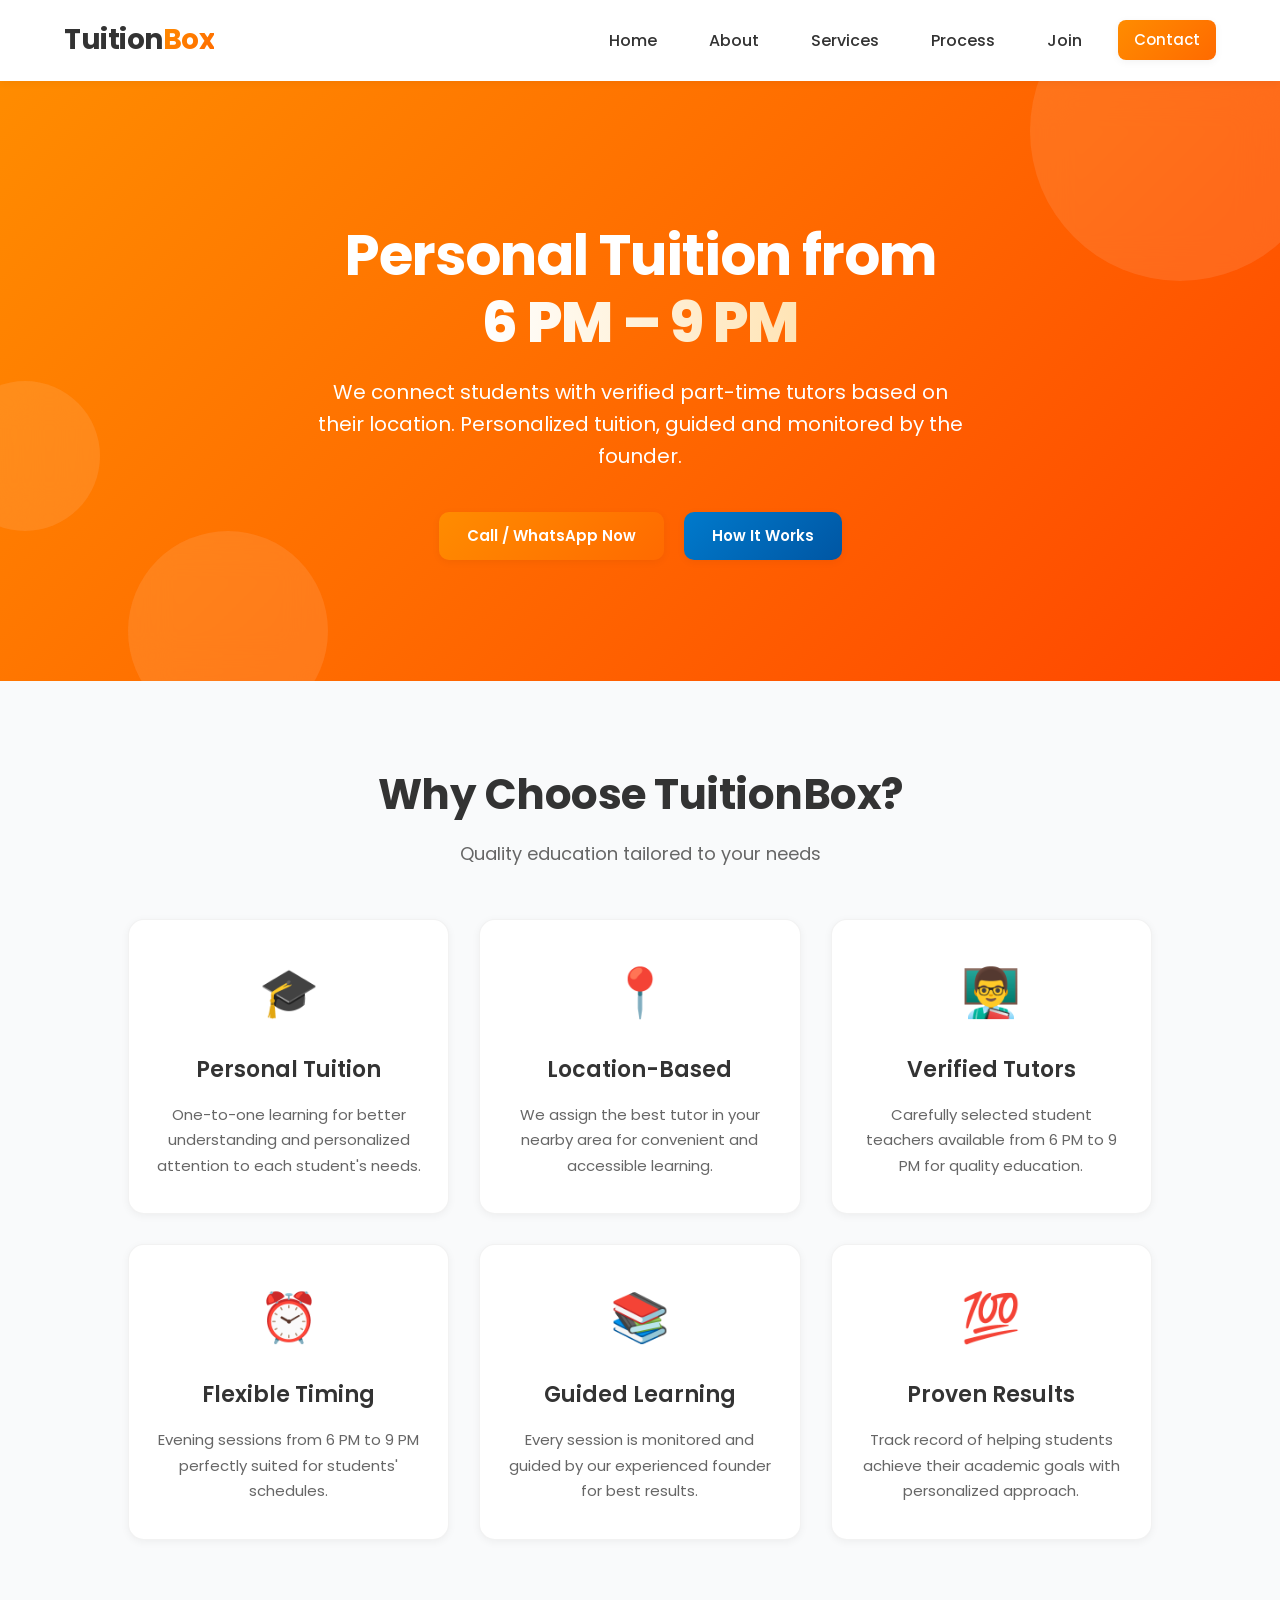
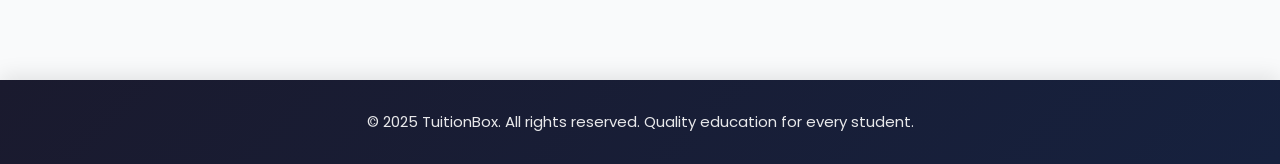
<file: index.html>
<!DOCTYPE html>
<html lang="en">

<head>
    <meta charset="UTF-8">
    <meta name="viewport" content="width=device-width, initial-scale=1.0">
    <meta name="description" content="TuitionBox - Personalized tuition from 6 PM to 9 PM with verified tutors">
    <link rel="icon" href="https://public-frontend-cos.metadl.com/mgx/img/favicon.png" type="image/png">
    <title>TuitionBox – Personalized Tuition (6 PM – 9 PM)</title>
    <link rel="preconnect" href="https://fonts.googleapis.com">
    <link rel="preconnect" href="https://fonts.gstatic.com" crossorigin>
    <link href="https://fonts.googleapis.com/css2?family=Poppins:wght@300;400;500;600;700&display=swap" rel="stylesheet">
    <link rel="stylesheet" href="css/style.css">
</head>

<body>
    <!-- Navbar -->
    <nav class="navbar" role="navigation" aria-label="Main navigation">
        <div class="logo">
            Tuition<span>Box</span>
        </div>
        <button class="menu-toggle" aria-label="Toggle menu" aria-expanded="false">
            <span></span>
            <span></span>
            <span></span>
        </button>
        <div class="nav-links">
            <a href="index.html">Home</a>
            <a href="about.html">About</a>
            <a href="services.html">Services</a>
            <a href="process.html">Process</a>
            <a href="join.html">Join</a>
            <a href="contact.html" class="btn-orange">Contact</a>
        </div>
    </nav>

    <!-- Hero Section -->
    <section class="hero" id="home">
        <div class="hero-content">
            <h1 class="fade-in">Personal Tuition from <span>6 PM – 9 PM</span></h1>
            <p class="fade-in-delay">We connect students with verified part-time tutors based on their location. Personalized tuition, guided and monitored by the founder.</p>
            <div class="hero-buttons fade-in-delay-2">
                <a href="contact.html" class="btn-orange">Call / WhatsApp Now</a>
                <a href="process.html" class="btn-blue">How It Works</a>
            </div>
        </div>
        <div class="hero-decoration">
            <div class="floating-circle circle-1"></div>
            <div class="floating-circle circle-2"></div>
            <div class="floating-circle circle-3"></div>
        </div>
    </section>

    <!-- Features Section -->
    <section class="features" id="features">
        <h2 class="section-title">Why Choose TuitionBox?</h2>
        <p class="section-subtitle">Quality education tailored to your needs</p>
        <div class="feature-cards">
            <div class="card">
                <div class="card-icon">🎓</div>
                <h3>Personal Tuition</h3>
                <p>One-to-one learning for better understanding and personalized attention to each student's needs.</p>
            </div>
            <div class="card">
                <div class="card-icon">📍</div>
                <h3>Location-Based</h3>
                <p>We assign the best tutor in your nearby area for convenient and accessible learning.</p>
            </div>
            <div class="card">
                <div class="card-icon">👨‍🏫</div>
                <h3>Verified Tutors</h3>
                <p>Carefully selected student teachers available from 6 PM to 9 PM for quality education.</p>
            </div>
            <div class="card">
                <div class="card-icon">⏰</div>
                <h3>Flexible Timing</h3>
                <p>Evening sessions from 6 PM to 9 PM perfectly suited for students' schedules.</p>
            </div>
            <div class="card">
                <div class="card-icon">📚</div>
                <h3>Guided Learning</h3>
                <p>Every session is monitored and guided by our experienced founder for best results.</p>
            </div>
            <div class="card">
                <div class="card-icon">💯</div>
                <h3>Proven Results</h3>
                <p>Track record of helping students achieve their academic goals with personalized approach.</p>
            </div>
        </div>
    </section>

    <!-- Footer -->
    <footer>
        <p>&copy; 2025 TuitionBox. All rights reserved. Quality education for every student.</p>
    </footer>

    <script src="js/main.js"></script>
</body>

</html>
</file>
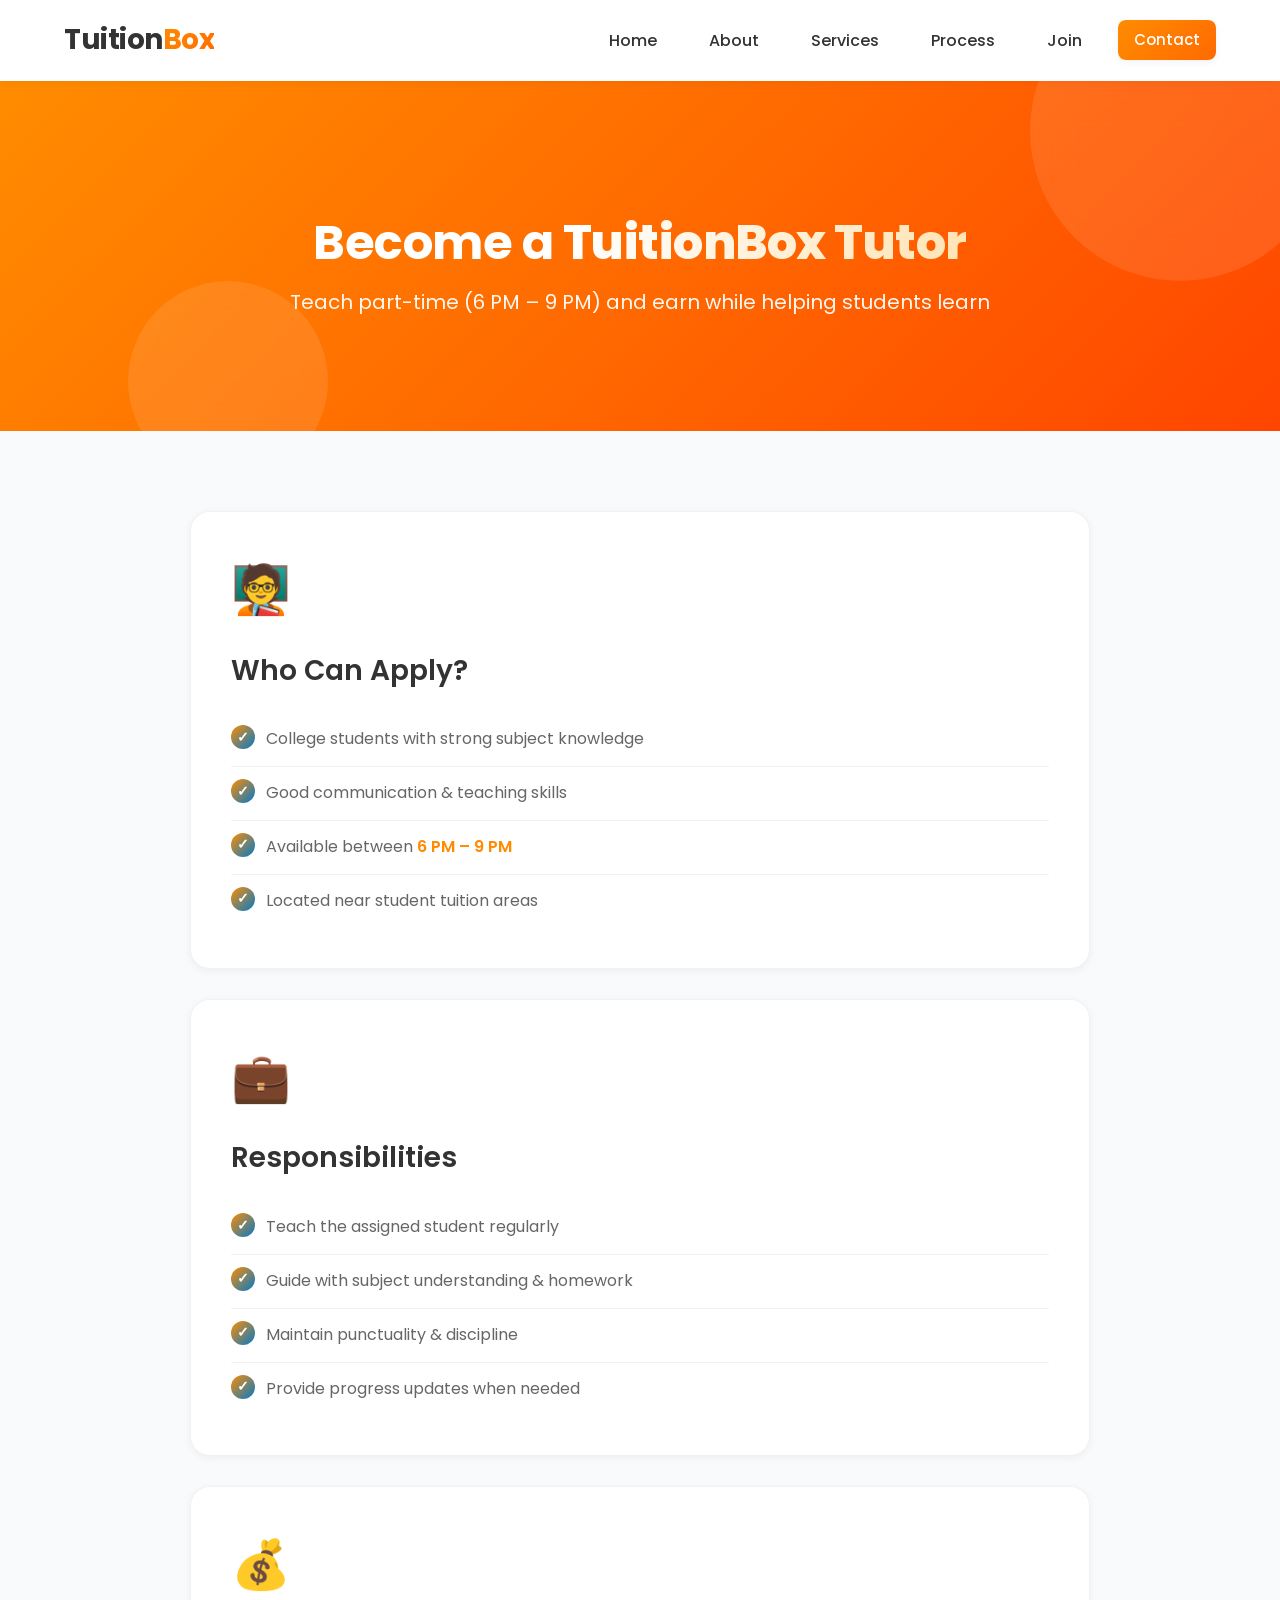
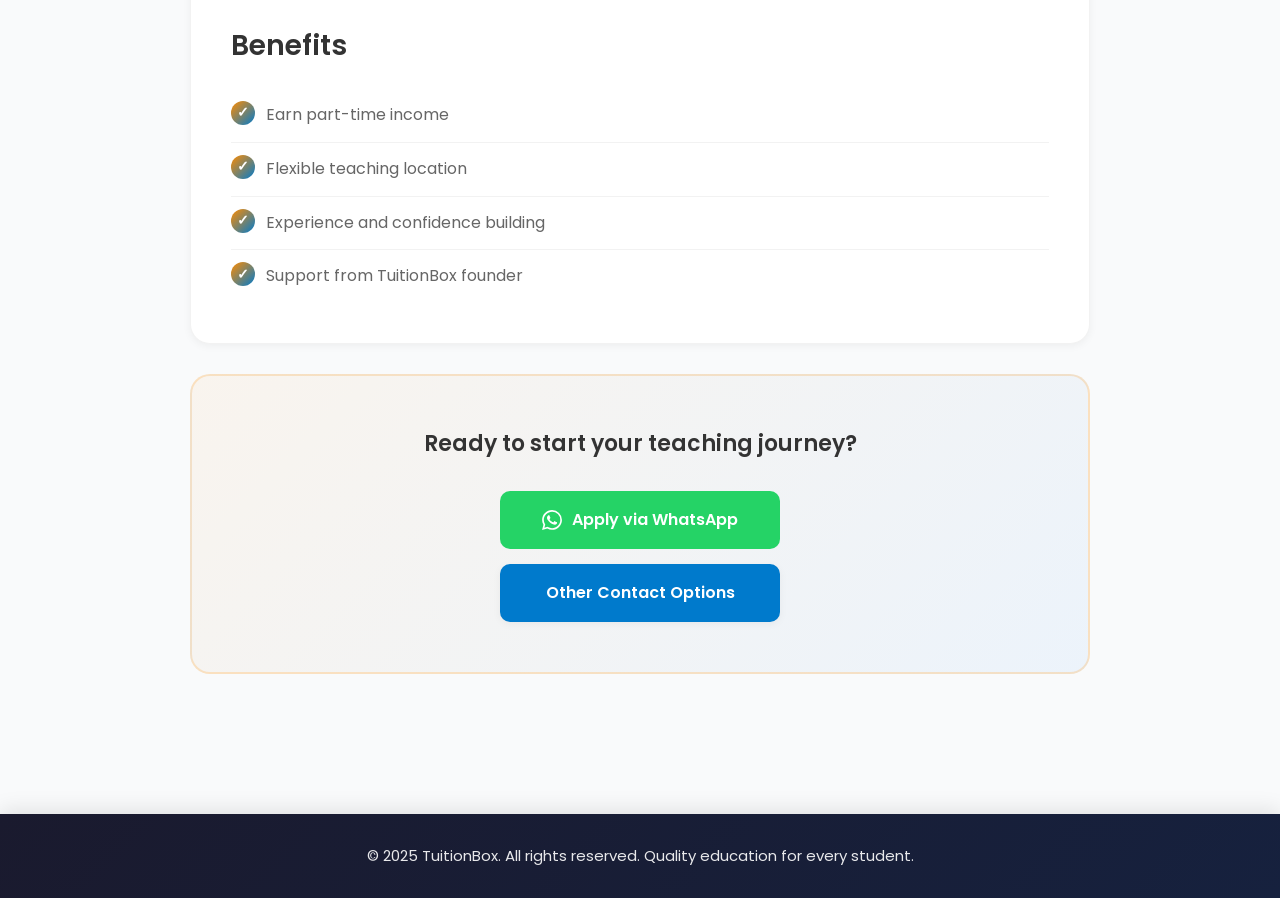
<file: join.html>
<!DOCTYPE html>
<html lang="en">

<head>
    <meta charset="UTF-8">
    <meta name="viewport" content="width=device-width, initial-scale=1.0">
    <meta name="description" content="Join TuitionBox as a tutor - Teach part-time and earn while helping students">
    <link rel="icon" href="https://public-frontend-cos.metadl.com/mgx/img/favicon.png" type="image/png">
    <title>Join as Tutor – TuitionBox</title>
    <link rel="preconnect" href="https://fonts.googleapis.com">
    <link rel="preconnect" href="https://fonts.gstatic.com" crossorigin>
    <link href="https://fonts.googleapis.com/css2?family=Poppins:wght@300;400;500;600;700&display=swap" rel="stylesheet">
    <link rel="stylesheet" href="css/style.css">
    <link rel="stylesheet" href="css/join.css">
</head>

<body>
    <!-- Navbar -->
    <nav class="navbar" role="navigation" aria-label="Main navigation">
        <div class="logo">
            Tuition<span>Box</span>
        </div>
        <button class="menu-toggle" aria-label="Toggle menu" aria-expanded="false">
            <span></span>
            <span></span>
            <span></span>
        </button>
        <div class="nav-links">
            <a href="index.html">Home</a>
            <a href="about.html">About</a>
            <a href="services.html">Services</a>
            <a href="process.html">Process</a>
            <a href="join.html">Join</a>
            <a href="contact.html" class="btn-orange">Contact</a>
        </div>
    </nav>

    <!-- Join Hero Section -->
    <section class="join-hero">
        <div class="join-hero-content fade-in">
            <h1>Become a <span>TuitionBox Tutor</span></h1>
            <p class="subtitle">Teach part-time (6 PM – 9 PM) and earn while helping students learn</p>
        </div>
        <div class="hero-decoration">
            <div class="floating-circle circle-1"></div>
            <div class="floating-circle circle-2"></div>
        </div>
    </section>

    <!-- Join Page Content -->
    <section class="join-page">
        <div class="join-box">
            <div class="join-content">
                <div class="info-card fade-in">
                    <div class="card-icon">🧑‍🏫</div>
                    <h2>Who Can Apply?</h2>
                    <ul>
                        <li>College students with strong subject knowledge</li>
                        <li>Good communication & teaching skills</li>
                        <li>Available between <strong>6 PM – 9 PM</strong></li>
                        <li>Located near student tuition areas</li>
                    </ul>
                </div>

                <div class="info-card fade-in-delay">
                    <div class="card-icon">💼</div>
                    <h2>Responsibilities</h2>
                    <ul>
                        <li>Teach the assigned student regularly</li>
                        <li>Guide with subject understanding & homework</li>
                        <li>Maintain punctuality & discipline</li>
                        <li>Provide progress updates when needed</li>
                    </ul>
                </div>

                <div class="info-card fade-in-delay-2">
                    <div class="card-icon">💰</div>
                    <h2>Benefits</h2>
                    <ul>
                        <li>Earn part-time income</li>
                        <li>Flexible teaching location</li>
                        <li>Experience and confidence building</li>
                        <li>Support from TuitionBox founder</li>
                    </ul>
                </div>

                <div class="cta-box fade-in-delay-3">
                    <p class="cta-text">Ready to start your teaching journey?</p>
                    <div class="cta-buttons">
                        <a href="https://wa.me/91XXXXXXXXXX" class="btn-whatsapp" target="_blank" rel="noopener noreferrer">
                            <svg width="20" height="20" viewBox="0 0 24 24" fill="currentColor">
                                <path d="M17.472 14.382c-.297-.149-1.758-.867-2.03-.967-.273-.099-.471-.148-.67.15-.197.297-.767.966-.94 1.164-.173.199-.347.223-.644.075-.297-.15-1.255-.463-2.39-1.475-.883-.788-1.48-1.761-1.653-2.059-.173-.297-.018-.458.13-.606.134-.133.298-.347.446-.52.149-.174.198-.298.298-.497.099-.198.05-.371-.025-.52-.075-.149-.669-1.612-.916-2.207-.242-.579-.487-.5-.669-.51-.173-.008-.371-.01-.57-.01-.198 0-.52.074-.792.372-.272.297-1.04 1.016-1.04 2.479 0 1.462 1.065 2.875 1.213 3.074.149.198 2.096 3.2 5.077 4.487.709.306 1.262.489 1.694.625.712.227 1.36.195 1.871.118.571-.085 1.758-.719 2.006-1.413.248-.694.248-1.289.173-1.413-.074-.124-.272-.198-.57-.347m-5.421 7.403h-.004a9.87 9.87 0 01-5.031-1.378l-.361-.214-3.741.982.998-3.648-.235-.374a9.86 9.86 0 01-1.51-5.26c.001-5.45 4.436-9.884 9.888-9.884 2.64 0 5.122 1.03 6.988 2.898a9.825 9.825 0 012.893 6.994c-.003 5.45-4.437 9.884-9.885 9.884m8.413-18.297A11.815 11.815 0 0012.05 0C5.495 0 .16 5.335.157 11.892c0 2.096.547 4.142 1.588 5.945L.057 24l6.305-1.654a11.882 11.882 0 005.683 1.448h.005c6.554 0 11.89-5.335 11.893-11.893a11.821 11.821 0 00-3.48-8.413Z"/>
                            </svg>
                            Apply via WhatsApp
                        </a>
                        <a href="contact.html" class="btn-blue">Other Contact Options</a>
                    </div>
                </div>
            </div>
        </div>
    </section>

    <!-- Footer -->
    <footer>
        <p>&copy; 2025 TuitionBox. All rights reserved. Quality education for every student.</p>
    </footer>

    <script src="js/main.js"></script>
</body>

</html>
</file>
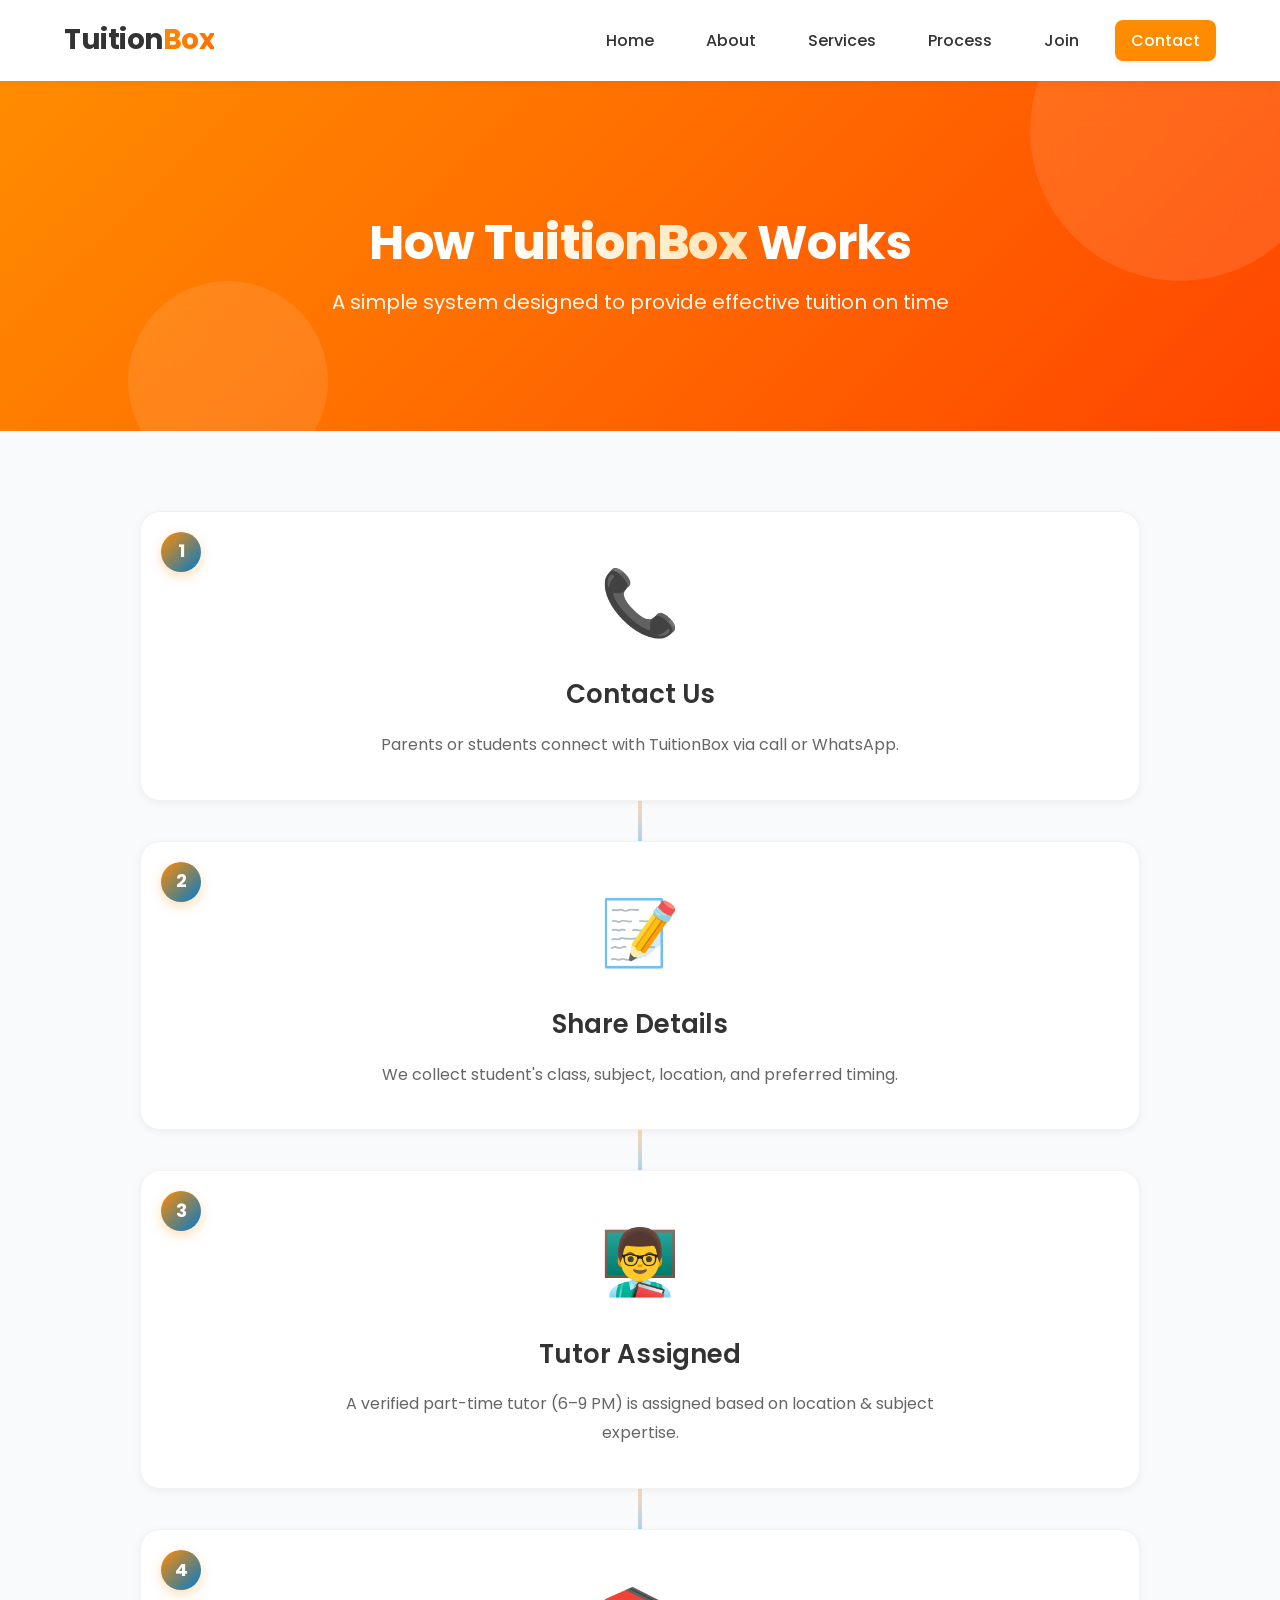
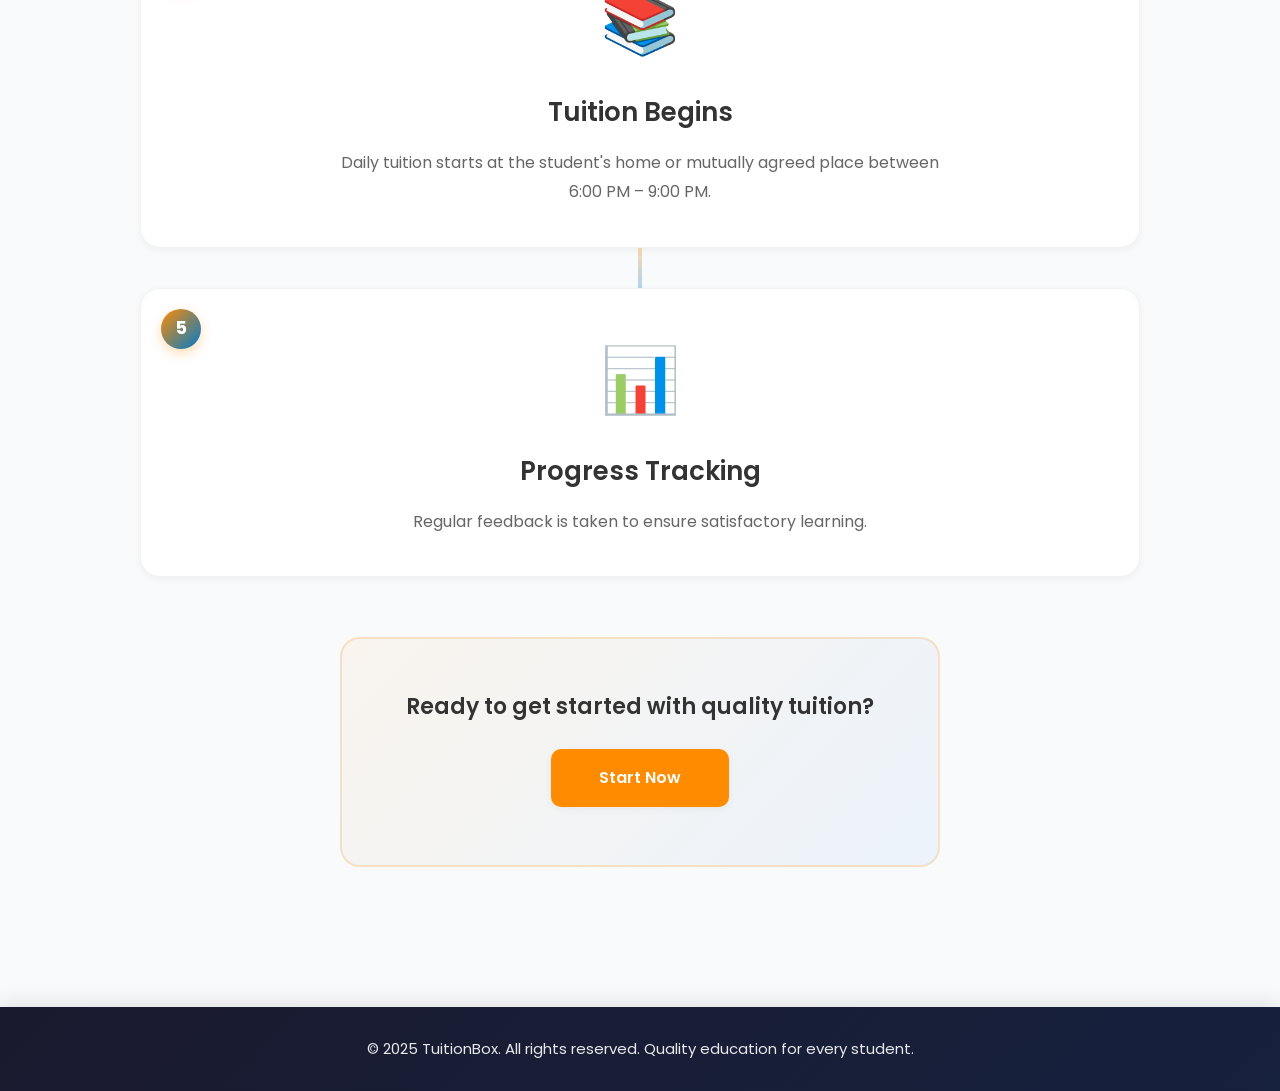
<file: process.html>
<!DOCTYPE html>
<html lang="en">

<head>
    <meta charset="UTF-8">
    <meta name="viewport" content="width=device-width, initial-scale=1.0">
    <meta name="description" content="How TuitionBox Works - Simple process to get quality tuition services">
    <link rel="icon" href="https://public-frontend-cos.metadl.com/mgx/img/favicon.png" type="image/png">
    <title>How It Works – TuitionBox</title>
    <link rel="preconnect" href="https://fonts.googleapis.com">
    <link rel="preconnect" href="https://fonts.gstatic.com" crossorigin>
    <link href="https://fonts.googleapis.com/css2?family=Poppins:wght@300;400;500;600;700&display=swap" rel="stylesheet">
    <link rel="stylesheet" href="css/style.css">
    <link rel="stylesheet" href="css/process.css">
</head>

<body>
    <!-- Navbar -->
    <nav class="navbar" role="navigation" aria-label="Main navigation">
        <div class="logo">
            Tuition<span>Box</span>
        </div>
        <button class="menu-toggle" aria-label="Toggle menu" aria-expanded="false">
            <span></span>
            <span></span>
            <span></span>
        </button>
        <div class="nav-links">
            <a href="index.html">Home</a>
            <a href="about.html">About</a>
            <a href="services.html">Services</a>
            <a href="process.html">Process</a>
            <a href="join.html">Join</a>
            <a href="contact.html" class="btn-orange">Contact</a>
        </div>
    </nav>

    <!-- Process Hero Section -->
    <section class="process-hero">
        <div class="process-hero-content fade-in">
            <h1>How <span>TuitionBox</span> Works</h1>
            <p class="subtitle">A simple system designed to provide effective tuition on time</p>
        </div>
        <div class="hero-decoration">
            <div class="floating-circle circle-1"></div>
            <div class="floating-circle circle-2"></div>
        </div>
    </section>

    <!-- Process Steps Section -->
    <section class="process-page">
        <div class="steps-container">
            <div class="step fade-in">
                <div class="step-number">1</div>
                <div class="step-icon">📞</div>
                <h3>Contact Us</h3>
                <p>Parents or students connect with TuitionBox via call or WhatsApp.</p>
            </div>

            <div class="step-connector"></div>

            <div class="step fade-in-delay">
                <div class="step-number">2</div>
                <div class="step-icon">📝</div>
                <h3>Share Details</h3>
                <p>We collect student's class, subject, location, and preferred timing.</p>
            </div>

            <div class="step-connector"></div>

            <div class="step fade-in-delay-2">
                <div class="step-number">3</div>
                <div class="step-icon">👨‍🏫</div>
                <h3>Tutor Assigned</h3>
                <p>A verified part-time tutor (6–9 PM) is assigned based on location & subject expertise.</p>
            </div>

            <div class="step-connector"></div>

            <div class="step fade-in-delay-3">
                <div class="step-number">4</div>
                <div class="step-icon">📚</div>
                <h3>Tuition Begins</h3>
                <p>Daily tuition starts at the student's home or mutually agreed place between 6:00 PM – 9:00 PM.</p>
            </div>

            <div class="step-connector"></div>

            <div class="step fade-in-delay-4">
                <div class="step-number">5</div>
                <div class="step-icon">📊</div>
                <h3>Progress Tracking</h3>
                <p>Regular feedback is taken to ensure satisfactory learning.</p>
            </div>
        </div>

        <div class="cta-box fade-in-delay-4">
            <p class="cta-text">Ready to get started with quality tuition?</p>
            <a href="contact.html" class="btn-orange">Start Now</a>
        </div>
    </section>

    <!-- Footer -->
    <footer>
        <p>&copy; 2025 TuitionBox. All rights reserved. Quality education for every student.</p>
    </footer>

    <script src="js/main.js"></script>
</body>

</html>
</file>
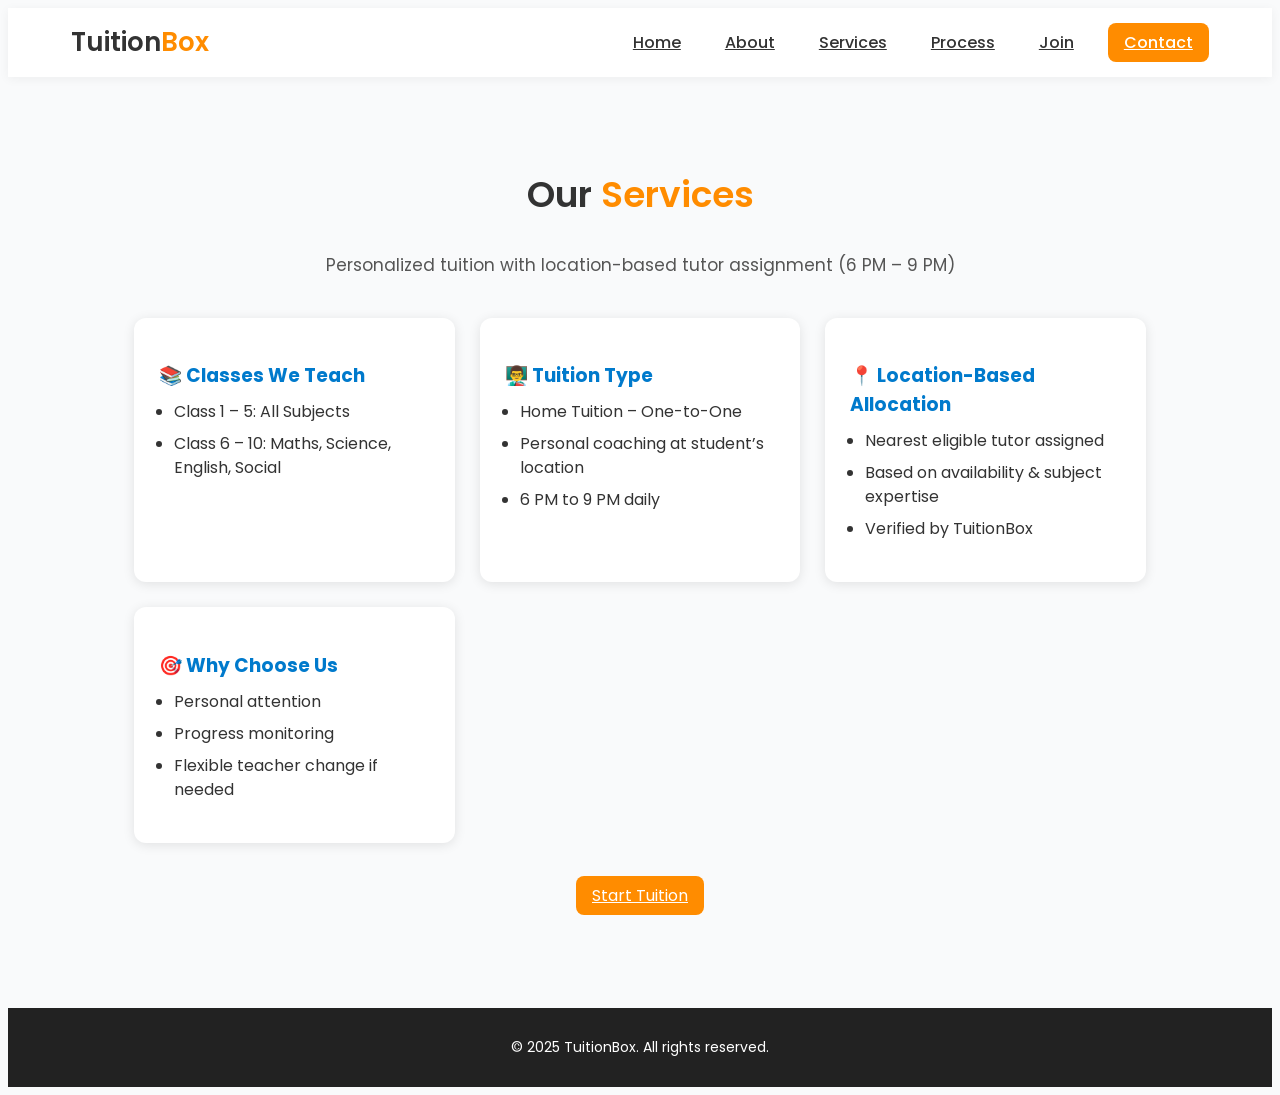
<file: services.html>
<!DOCTYPE html>
<html lang="en">
<head>
    <meta charset="UTF-8">
    <meta name="viewport" content="width=device-width, initial-scale=1.0">
    <title>Services – TuitionBox</title>
    
    <!-- Page CSS -->
    <link rel="stylesheet" href="css/services.css">

    <!-- Google Font -->
    <link href="https://fonts.googleapis.com/css2?family=Poppins:wght@300;400;500;600&display=swap" rel="stylesheet">
</head>

<body>

    <!-- Navbar (same as other pages) -->
    <header class="navbar">
        <div class="logo">Tuition<span>Box</span></div>
        <nav>
            <a href="index.html">Home</a>
            <a href="about.html">About</a>
            <a href="services.html">Services</a>
            <a href="process.html">Process</a>
            <a href="join.html">Join</a>
            <a href="contact.html" class="btn-orange">Contact</a>
        </nav>
    </header>

    <!-- Services Section -->
    <section class="services-page">
        <h1>Our <span>Services</span></h1>
        <p class="subtitle">Personalized tuition with location-based tutor assignment (6 PM – 9 PM)</p>

        <div class="service-cards">
            <div class="s-card">
                <h3>📚 Classes We Teach</h3>
                <ul>
                    <li>Class 1 – 5: All Subjects</li>
                    <li>Class 6 – 10: Maths, Science, English, Social</li>
                </ul>
            </div>

            <div class="s-card">
                <h3>👨‍🏫 Tuition Type</h3>
                <ul>
                    <li>Home Tuition – One-to-One</li>
                    <li>Personal coaching at student’s location</li>
                    <li>6 PM to 9 PM daily</li>
                </ul>
            </div>

            <div class="s-card">
                <h3>📍 Location-Based Allocation</h3>
                <ul>
                    <li>Nearest eligible tutor assigned</li>
                    <li>Based on availability & subject expertise</li>
                    <li>Verified by TuitionBox</li>
                </ul>
            </div>

            <div class="s-card">
                <h3>🎯 Why Choose Us</h3>
                <ul>
                    <li>Personal attention</li>
                    <li>Progress monitoring</li>
                    <li>Flexible teacher change if needed</li>
                </ul>
            </div>
        </div>

        <div class="cta-box">
            <a href="contact.html" class="btn-orange">Start Tuition</a>
        </div>
    </section>

    <!-- Footer -->
    <footer>
        <p>© 2025 TuitionBox. All rights reserved.</p>
    </footer>

</body>
</html>
</file>
<file: css/style.css>
/* ==================== RESET & BASE STYLES ==================== */
* {
    margin: 0;
    padding: 0;
    box-sizing: border-box;
}

:root {
    --primary-orange: #FF8C00;
    --primary-orange-hover: #FF7700;
    --primary-blue: #007ACC;
    --primary-blue-hover: #0061A8;
    --dark-bg: #1a1a2e;
    --light-bg: #F9FAFB;
    --card-bg: #ffffff;
    --text-dark: #333;
    --text-light: #666;
    --shadow-sm: 0 2px 8px rgba(0,0,0,0.05);
    --shadow-md: 0 4px 16px rgba(0,0,0,0.1);
    --shadow-lg: 0 8px 32px rgba(0,0,0,0.15);
    --transition: all 0.3s cubic-bezier(0.4, 0, 0.2, 1);
}

html {
    scroll-behavior: smooth;
}

body {
    font-family: 'Poppins', sans-serif;
    background: var(--light-bg);
    color: var(--text-dark);
    line-height: 1.6;
    overflow-x: hidden;
}

a {
    text-decoration: none;
    transition: var(--transition);
}

img {
    max-width: 100%;
    height: auto;
    display: block;
}

/* ==================== NAVBAR ==================== */
.navbar {
    display: flex;
    justify-content: space-between;
    align-items: center;
    padding: 18px 5%;
    background: rgba(255, 255, 255, 0.95);
    backdrop-filter: blur(10px);
    box-shadow: var(--shadow-sm);
    position: sticky;
    top: 0;
    z-index: 1000;
    transition: var(--transition);
}

.navbar:hover {
    box-shadow: var(--shadow-md);
}

.logo {
    font-size: 28px;
    font-weight: 700;
    color: var(--text-dark);
    letter-spacing: -0.5px;
}

.logo span {
    color: var(--primary-orange);
    background: linear-gradient(135deg, var(--primary-orange), #FF6A00);
    -webkit-background-clip: text;
    -webkit-text-fill-color: transparent;
    background-clip: text;
}

.nav-links {
    display: flex;
    align-items: center;
    gap: 8px;
}

.nav-links a {
    margin-left: 12px;
    font-weight: 500;
    color: var(--text-dark);
    padding: 8px 16px;
    border-radius: 8px;
    position: relative;
    overflow: hidden;
}

.nav-links a:not(.btn-orange)::before {
    content: '';
    position: absolute;
    bottom: 0;
    left: 50%;
    width: 0;
    height: 2px;
    background: var(--primary-orange);
    transition: var(--transition);
    transform: translateX(-50%);
}

.nav-links a:not(.btn-orange):hover::before {
    width: 80%;
}

.nav-links a:not(.btn-orange):hover {
    color: var(--primary-orange);
}

/* Menu Toggle Button */
.menu-toggle {
    display: none;
    flex-direction: column;
    gap: 5px;
    background: none;
    border: none;
    cursor: pointer;
    padding: 8px;
    z-index: 1001;
}

.menu-toggle span {
    width: 28px;
    height: 3px;
    background: var(--text-dark);
    border-radius: 3px;
    transition: var(--transition);
}

.menu-toggle.active span:nth-child(1) {
    transform: rotate(45deg) translate(8px, 8px);
}

.menu-toggle.active span:nth-child(2) {
    opacity: 0;
}

.menu-toggle.active span:nth-child(3) {
    transform: rotate(-45deg) translate(7px, -7px);
}

/* ==================== BUTTONS ==================== */
.btn-orange,
.btn-blue {
    padding: 12px 28px;
    border-radius: 10px;
    display: inline-block;
    font-weight: 600;
    font-size: 15px;
    position: relative;
    overflow: hidden;
    z-index: 1;
    box-shadow: var(--shadow-sm);
    transition: var(--transition);
}

.btn-orange::before,
.btn-blue::before {
    content: '';
    position: absolute;
    top: 0;
    left: 0;
    width: 0;
    height: 100%;
    background: rgba(255, 255, 255, 0.2);
    transition: var(--transition);
    z-index: -1;
}

.btn-orange:hover::before,
.btn-blue:hover::before {
    width: 100%;
}

.btn-orange {
    background: linear-gradient(135deg, var(--primary-orange), #FF6A00);
    color: #fff !important;
}

.btn-orange:hover {
    transform: translateY(-2px);
    box-shadow: 0 6px 20px rgba(255, 140, 0, 0.4);
}

.btn-blue {
    background: linear-gradient(135deg, var(--primary-blue), #0056A3);
    color: #fff !important;
}

.btn-blue:hover {
    transform: translateY(-2px);
    box-shadow: 0 6px 20px rgba(0, 122, 204, 0.4);
}

/* ==================== HERO SECTION ==================== */
.hero {
    background: linear-gradient(135deg, #FF8C00 0%, #FF6A00 50%, #FF4500 100%);
    padding: 140px 10% 120px;
    color: white;
    text-align: center;
    position: relative;
    overflow: hidden;
    min-height: 600px;
    display: flex;
    align-items: center;
    justify-content: center;
}

.hero-content {
    position: relative;
    z-index: 2;
    max-width: 800px;
}

.hero h1 {
    font-size: 56px;
    font-weight: 700;
    margin-bottom: 20px;
    line-height: 1.2;
    letter-spacing: -1px;
}

.hero h1 span {
    font-weight: 800;
    background: linear-gradient(to right, #fff, #FFE4B5);
    -webkit-background-clip: text;
    -webkit-text-fill-color: transparent;
    background-clip: text;
    display: inline-block;
    animation: shimmer 3s infinite;
}

@keyframes shimmer {
    0%, 100% { opacity: 1; }
    50% { opacity: 0.8; }
}

.hero p {
    font-size: 20px;
    max-width: 650px;
    margin: 20px auto;
    opacity: 0.95;
    font-weight: 400;
}

.hero-buttons {
    margin-top: 40px;
    display: flex;
    justify-content: center;
    gap: 20px;
    flex-wrap: wrap;
}

/* Floating Decorations */
.hero-decoration {
    position: absolute;
    top: 0;
    left: 0;
    width: 100%;
    height: 100%;
    pointer-events: none;
    z-index: 1;
}

.floating-circle {
    position: absolute;
    border-radius: 50%;
    background: rgba(255, 255, 255, 0.1);
    backdrop-filter: blur(20px);
    animation: float 6s ease-in-out infinite;
}

.circle-1 {
    width: 300px;
    height: 300px;
    top: -100px;
    right: -50px;
    animation-delay: 0s;
}

.circle-2 {
    width: 200px;
    height: 200px;
    bottom: -50px;
    left: 10%;
    animation-delay: 2s;
}

.circle-3 {
    width: 150px;
    height: 150px;
    top: 50%;
    left: -50px;
    animation-delay: 4s;
}

@keyframes float {
    0%, 100% {
        transform: translateY(0) rotate(0deg);
    }
    50% {
        transform: translateY(-30px) rotate(180deg);
    }
}

/* Fade In Animations */
.fade-in {
    animation: fadeIn 0.8s ease-out;
}

.fade-in-delay {
    animation: fadeIn 0.8s ease-out 0.3s both;
}

.fade-in-delay-2 {
    animation: fadeIn 0.8s ease-out 0.6s both;
}

@keyframes fadeIn {
    from {
        opacity: 0;
        transform: translateY(30px);
    }
    to {
        opacity: 1;
        transform: translateY(0);
    }
}

/* ==================== FEATURES SECTION ==================== */
.features {
    padding: 80px 10%;
    text-align: center;
    background: var(--light-bg);
}

.section-title {
    font-size: 42px;
    font-weight: 700;
    color: var(--text-dark);
    margin-bottom: 12px;
    letter-spacing: -0.5px;
}

.section-subtitle {
    font-size: 18px;
    color: var(--text-light);
    margin-bottom: 50px;
}

.feature-cards {
    display: grid;
    grid-template-columns: repeat(auto-fit, minmax(280px, 1fr));
    gap: 30px;
    margin-top: 50px;
}

.card {
    background: var(--card-bg);
    padding: 35px 25px;
    border-radius: 16px;
    box-shadow: var(--shadow-sm);
    transition: var(--transition);
    position: relative;
    overflow: hidden;
    border: 1px solid rgba(0, 0, 0, 0.05);
}

.card::before {
    content: '';
    position: absolute;
    top: 0;
    left: 0;
    width: 100%;
    height: 4px;
    background: linear-gradient(90deg, var(--primary-orange), var(--primary-blue));
    transform: scaleX(0);
    transition: var(--transition);
}

.card:hover::before {
    transform: scaleX(1);
}

.card:hover {
    transform: translateY(-8px) scale(1.02);
    box-shadow: var(--shadow-lg);
}

.card-icon {
    font-size: 48px;
    margin-bottom: 20px;
    display: inline-block;
    transition: var(--transition);
}

.card:hover .card-icon {
    transform: scale(1.2) rotate(5deg);
}

.card h3 {
    margin-bottom: 15px;
    font-size: 22px;
    font-weight: 600;
    color: var(--text-dark);
}

.card p {
    color: var(--text-light);
    font-size: 15px;
    line-height: 1.7;
}

/* ==================== FOOTER ==================== */
footer {
    background: linear-gradient(135deg, #1a1a2e, #16213e);
    color: white;
    padding: 30px 20px;
    text-align: center;
    margin-top: 60px;
    font-size: 15px;
    box-shadow: 0 -4px 20px rgba(0, 0, 0, 0.1);
}

footer p {
    opacity: 0.9;
}

/* ==================== RESPONSIVE DESIGN ==================== */
@media (max-width: 968px) {
    .navbar {
        padding: 15px 5%;
    }

    .hero h1 {
        font-size: 42px;
    }

    .hero p {
        font-size: 18px;
    }

    .section-title {
        font-size: 36px;
    }

    .feature-cards {
        grid-template-columns: repeat(auto-fit, minmax(250px, 1fr));
        gap: 25px;
    }
}

@media (max-width: 768px) {
    .menu-toggle {
        display: flex;
    }

    .nav-links {
        position: fixed;
        top: 70px;
        left: 0;
        width: 100%;
        background: rgba(255, 255, 255, 0.98);
        backdrop-filter: blur(10px);
        flex-direction: column;
        padding: 30px 0;
        box-shadow: var(--shadow-md);
        transform: translateX(-100%);
        transition: var(--transition);
        gap: 0;
    }

    .nav-links.active {
        transform: translateX(0);
    }

    .nav-links a {
        display: block;
        margin: 0;
        padding: 15px 30px;
        width: 100%;
        text-align: center;
        border-bottom: 1px solid rgba(0, 0, 0, 0.05);
    }

    .nav-links a.btn-orange {
        margin-top: 15px;
        width: calc(100% - 60px);
        margin-left: 30px;
        margin-right: 30px;
    }

    .hero {
        padding: 100px 5% 80px;
        min-height: 500px;
    }

    .hero h1 {
        font-size: 36px;
    }

    .hero p {
        font-size: 16px;
    }

    .hero-buttons {
        flex-direction: column;
        gap: 15px;
    }

    .hero-buttons a {
        width: 100%;
        max-width: 300px;
    }

    .features {
        padding: 60px 5%;
    }

    .section-title {
        font-size: 32px;
    }

    .feature-cards {
        grid-template-columns: 1fr;
        gap: 20px;
    }

    .floating-circle {
        display: none;
    }
}

@media (max-width: 480px) {
    .logo {
        font-size: 24px;
    }

    .hero h1 {
        font-size: 28px;
    }

    .hero p {
        font-size: 15px;
    }

    .section-title {
        font-size: 28px;
    }

    .btn-orange,
    .btn-blue {
        padding: 10px 24px;
        font-size: 14px;
    }
}

/* ==================== ACCESSIBILITY ==================== */
@media (prefers-reduced-motion: reduce) {
    *,
    *::before,
    *::after {
        animation-duration: 0.01ms !important;
        animation-iteration-count: 1 !important;
        transition-duration: 0.01ms !important;
    }
}

/* Focus styles for keyboard navigation */
a:focus-visible,
button:focus-visible {
    outline: 3px solid var(--primary-orange);
    outline-offset: 2px;
}
</file>
<file: css/join.css>
/* ==================== JOIN PAGE SPECIFIC STYLES ==================== */

/* Join Hero Section */
.join-hero {
    background: linear-gradient(135deg, #FF8C00 0%, #FF6A00 50%, #FF4500 100%);
    padding: 100px 10% 80px;
    color: white;
    text-align: center;
    position: relative;
    overflow: hidden;
    min-height: 350px;
    display: flex;
    align-items: center;
    justify-content: center;
}

.join-hero-content {
    position: relative;
    z-index: 2;
    max-width: 900px;
}

.join-hero h1 {
    font-size: 48px;
    font-weight: 700;
    margin-bottom: 15px;
    line-height: 1.2;
    letter-spacing: -0.5px;
}

.join-hero h1 span {
    font-weight: 800;
    background: linear-gradient(to right, #fff, #FFE4B5);
    -webkit-background-clip: text;
    -webkit-text-fill-color: transparent;
    background-clip: text;
}

.join-hero .subtitle {
    font-size: 20px;
    opacity: 0.95;
    font-weight: 400;
    margin-top: 10px;
}

/* Join Page Content */
.join-page {
    padding: 80px 10%;
    background: var(--light-bg);
}

.join-box {
    max-width: 900px;
    margin: 0 auto;
}

.join-content {
    display: flex;
    flex-direction: column;
    gap: 30px;
}

/* Info Cards */
.info-card {
    background: white;
    padding: 40px;
    border-radius: 20px;
    box-shadow: var(--shadow-sm);
    transition: var(--transition);
    border: 1px solid rgba(0, 0, 0, 0.05);
    position: relative;
    overflow: hidden;
}

.info-card::before {
    content: '';
    position: absolute;
    top: 0;
    left: 0;
    width: 100%;
    height: 4px;
    background: linear-gradient(90deg, var(--primary-orange), var(--primary-blue));
    transform: scaleX(0);
    transition: var(--transition);
}

.info-card:hover::before {
    transform: scaleX(1);
}

.info-card:hover {
    transform: translateY(-5px);
    box-shadow: var(--shadow-lg);
}

.info-card .card-icon {
    font-size: 48px;
    margin-bottom: 20px;
    display: inline-block;
    transition: var(--transition);
}

.info-card:hover .card-icon {
    transform: scale(1.15) rotate(5deg);
}

.info-card h2 {
    font-size: 28px;
    font-weight: 600;
    color: var(--text-dark);
    margin-bottom: 20px;
}

.info-card ul {
    list-style: none;
    padding: 0;
    margin: 0;
}

.info-card ul li {
    color: var(--text-light);
    font-size: 16px;
    line-height: 1.8;
    padding: 12px 0 12px 35px;
    position: relative;
    border-bottom: 1px solid rgba(0, 0, 0, 0.05);
}

.info-card ul li:last-child {
    border-bottom: none;
}

.info-card ul li::before {
    content: '✓';
    position: absolute;
    left: 0;
    top: 12px;
    width: 24px;
    height: 24px;
    background: linear-gradient(135deg, var(--primary-orange), var(--primary-blue));
    color: white;
    border-radius: 50%;
    display: flex;
    align-items: center;
    justify-content: center;
    font-size: 14px;
    font-weight: bold;
}

.info-card ul li strong {
    color: var(--primary-orange);
    font-weight: 600;
}

/* CTA Box */
.cta-box {
    background: linear-gradient(135deg, rgba(255, 140, 0, 0.05) 0%, rgba(0, 123, 255, 0.05) 100%);
    padding: 50px 40px;
    border-radius: 20px;
    text-align: center;
    border: 2px solid rgba(255, 140, 0, 0.2);
}

.cta-text {
    font-size: 22px;
    font-weight: 600;
    color: var(--text-dark);
    margin-bottom: 30px;
}

.cta-buttons {
    display: flex;
    flex-direction: column;
    gap: 15px;
    align-items: center;
}

.btn-whatsapp {
    display: inline-flex;
    align-items: center;
    justify-content: center;
    gap: 10px;
    padding: 16px 40px;
    background: #25D366;
    color: white;
    text-decoration: none;
    border-radius: 10px;
    font-weight: 600;
    font-size: 16px;
    transition: var(--transition);
    min-width: 280px;
}

.btn-whatsapp:hover {
    background: #20BA5A;
    transform: translateY(-3px);
    box-shadow: 0 6px 20px rgba(37, 211, 102, 0.4);
}

.btn-blue {
    display: inline-block;
    padding: 16px 40px;
    background: var(--primary-blue);
    color: white;
    text-decoration: none;
    border-radius: 10px;
    font-weight: 600;
    font-size: 16px;
    transition: var(--transition);
    min-width: 280px;
}

.btn-blue:hover {
    background: #0056b3;
    transform: translateY(-3px);
    box-shadow: 0 6px 20px rgba(0, 123, 255, 0.4);
}

/* ==================== RESPONSIVE DESIGN ==================== */
@media (max-width: 768px) {
    .join-hero {
        padding: 80px 5% 60px;
        min-height: 300px;
    }

    .join-hero h1 {
        font-size: 36px;
    }

    .join-hero .subtitle {
        font-size: 18px;
    }

    .join-page {
        padding: 60px 5%;
    }

    .info-card {
        padding: 30px 25px;
    }

    .info-card h2 {
        font-size: 24px;
    }

    .info-card .card-icon {
        font-size: 42px;
    }

    .info-card ul li {
        font-size: 15px;
        padding: 10px 0 10px 32px;
    }

    .cta-box {
        padding: 40px 30px;
    }

    .cta-text {
        font-size: 20px;
    }

    .btn-whatsapp,
    .btn-blue {
        min-width: 100%;
        padding: 14px 30px;
    }
}

@media (max-width: 480px) {
    .join-hero h1 {
        font-size: 28px;
    }

    .join-hero .subtitle {
        font-size: 16px;
    }

    .info-card {
        padding: 25px 20px;
    }

    .info-card h2 {
        font-size: 22px;
    }

    .info-card .card-icon {
        font-size: 38px;
    }

    .info-card ul li {
        font-size: 14px;
        padding: 8px 0 8px 30px;
    }

    .info-card ul li::before {
        width: 20px;
        height: 20px;
        font-size: 12px;
    }

    .cta-box {
        padding: 35px 25px;
    }

    .cta-text {
        font-size: 18px;
    }

    .btn-whatsapp,
    .btn-blue {
        padding: 12px 24px;
        font-size: 15px;
    }
}

/* ==================== ANIMATIONS ==================== */
.fade-in {
    animation: fadeIn 0.8s ease-out;
}

.fade-in-delay {
    animation: fadeIn 0.8s ease-out 0.2s both;
}

.fade-in-delay-2 {
    animation: fadeIn 0.8s ease-out 0.4s both;
}

.fade-in-delay-3 {
    animation: fadeIn 0.8s ease-out 0.6s both;
}

@keyframes fadeIn {
    from {
        opacity: 0;
        transform: translateY(30px);
    }
    to {
        opacity: 1;
        transform: translateY(0);
    }
}

/* ==================== ACCESSIBILITY ==================== */
@media (prefers-reduced-motion: reduce) {
    .info-card,
    .btn-whatsapp,
    .btn-blue,
    .info-card .card-icon {
        transition: none;
        animation: none;
    }
}
</file>
<file: css/process.css>
/* ==================== PROCESS PAGE SPECIFIC STYLES ==================== */

/* Process Hero Section */
.process-hero {
    background: linear-gradient(135deg, #FF8C00 0%, #FF6A00 50%, #FF4500 100%);
    padding: 100px 10% 80px;
    color: white;
    text-align: center;
    position: relative;
    overflow: hidden;
    min-height: 350px;
    display: flex;
    align-items: center;
    justify-content: center;
}

.process-hero-content {
    position: relative;
    z-index: 2;
    max-width: 900px;
}

.process-hero h1 {
    font-size: 48px;
    font-weight: 700;
    margin-bottom: 15px;
    line-height: 1.2;
    letter-spacing: -0.5px;
}

.process-hero h1 span {
    font-weight: 800;
    background: linear-gradient(to right, #fff, #FFE4B5);
    -webkit-background-clip: text;
    -webkit-text-fill-color: transparent;
    background-clip: text;
}

.process-hero .subtitle {
    font-size: 20px;
    opacity: 0.95;
    font-weight: 400;
    margin-top: 10px;
}

/* Process Page Content */
.process-page {
    padding: 80px 10%;
    background: var(--light-bg);
}

/* Steps Container */
.steps-container {
    max-width: 1000px;
    margin: 0 auto 60px;
    display: flex;
    flex-direction: column;
    gap: 0;
    position: relative;
}

/* Individual Step */
.step {
    background: white;
    padding: 40px;
    border-radius: 20px;
    box-shadow: var(--shadow-sm);
    transition: var(--transition);
    border: 1px solid rgba(0, 0, 0, 0.05);
    position: relative;
    display: flex;
    flex-direction: column;
    align-items: center;
    text-align: center;
    z-index: 2;
}

.step:hover {
    transform: translateY(-5px);
    box-shadow: var(--shadow-lg);
}

/* Step Number Badge */
.step-number {
    position: absolute;
    top: 20px;
    left: 20px;
    width: 40px;
    height: 40px;
    background: linear-gradient(135deg, var(--primary-orange), var(--primary-blue));
    color: white;
    border-radius: 50%;
    display: flex;
    align-items: center;
    justify-content: center;
    font-size: 18px;
    font-weight: 700;
    box-shadow: 0 4px 12px rgba(255, 140, 0, 0.3);
}

/* Step Icon */
.step-icon {
    font-size: 64px;
    margin-bottom: 20px;
    transition: var(--transition);
}

.step:hover .step-icon {
    transform: scale(1.15) rotate(5deg);
}

/* Step Title */
.step h3 {
    font-size: 26px;
    font-weight: 600;
    color: var(--text-dark);
    margin-bottom: 15px;
}

/* Step Description */
.step p {
    color: var(--text-light);
    font-size: 16px;
    line-height: 1.8;
    max-width: 600px;
}

/* Step Connector */
.step-connector {
    width: 4px;
    height: 40px;
    background: linear-gradient(180deg, var(--primary-orange), var(--primary-blue));
    margin: 0 auto;
    position: relative;
    z-index: 1;
    opacity: 0.3;
}

/* CTA Box */
.cta-box {
    background: linear-gradient(135deg, rgba(255, 140, 0, 0.05) 0%, rgba(0, 123, 255, 0.05) 100%);
    padding: 50px 40px;
    border-radius: 20px;
    text-align: center;
    border: 2px solid rgba(255, 140, 0, 0.2);
    max-width: 600px;
    margin: 0 auto;
}

.cta-text {
    font-size: 22px;
    font-weight: 600;
    color: var(--text-dark);
    margin-bottom: 25px;
}

.btn-orange {
    display: inline-block;
    padding: 16px 48px;
    background: var(--primary-orange);
    color: white;
    text-decoration: none;
    border-radius: 10px;
    font-weight: 600;
    font-size: 16px;
    transition: var(--transition);
}

.btn-orange:hover {
    background: #e67e00;
    transform: translateY(-3px);
    box-shadow: 0 6px 20px rgba(255, 140, 0, 0.4);
}

/* ==================== RESPONSIVE DESIGN ==================== */
@media (max-width: 768px) {
    .process-hero {
        padding: 80px 5% 60px;
        min-height: 300px;
    }

    .process-hero h1 {
        font-size: 36px;
    }

    .process-hero .subtitle {
        font-size: 18px;
    }

    .process-page {
        padding: 60px 5%;
    }

    .step {
        padding: 35px 25px;
    }

    .step-number {
        width: 36px;
        height: 36px;
        font-size: 16px;
        top: 15px;
        left: 15px;
    }

    .step-icon {
        font-size: 56px;
    }

    .step h3 {
        font-size: 22px;
    }

    .step p {
        font-size: 15px;
    }

    .step-connector {
        height: 30px;
    }

    .cta-box {
        padding: 40px 30px;
    }

    .cta-text {
        font-size: 20px;
    }

    .btn-orange {
        padding: 14px 40px;
    }
}

@media (max-width: 480px) {
    .process-hero h1 {
        font-size: 28px;
    }

    .process-hero .subtitle {
        font-size: 16px;
    }

    .step {
        padding: 30px 20px;
    }

    .step-number {
        width: 32px;
        height: 32px;
        font-size: 14px;
    }

    .step-icon {
        font-size: 48px;
    }

    .step h3 {
        font-size: 20px;
    }

    .step p {
        font-size: 14px;
    }

    .step-connector {
        height: 25px;
    }

    .cta-box {
        padding: 35px 25px;
    }

    .cta-text {
        font-size: 18px;
    }

    .btn-orange {
        padding: 12px 32px;
        font-size: 15px;
    }
}

/* ==================== ANIMATIONS ==================== */
.fade-in {
    animation: fadeIn 0.8s ease-out;
}

.fade-in-delay {
    animation: fadeIn 0.8s ease-out 0.2s both;
}

.fade-in-delay-2 {
    animation: fadeIn 0.8s ease-out 0.4s both;
}

.fade-in-delay-3 {
    animation: fadeIn 0.8s ease-out 0.6s both;
}

.fade-in-delay-4 {
    animation: fadeIn 0.8s ease-out 0.8s both;
}

@keyframes fadeIn {
    from {
        opacity: 0;
        transform: translateY(30px);
    }
    to {
        opacity: 1;
        transform: translateY(0);
    }
}

/* ==================== ACCESSIBILITY ==================== */
@media (prefers-reduced-motion: reduce) {
    .step,
    .btn-orange,
    .step-icon {
        transition: none;
        animation: none;
    }
}
</file>
<file: css/services.css>
/* Base Styling */
body {
    font-family: 'Poppins', sans-serif;
    background: #F9FAFB;
    color: #333;
}

/* Navbar */
.navbar {
    display: flex;
    justify-content: space-between;
    align-items: center;
    padding: 15px 5%;
    background: #fff;
    box-shadow: 0 2px 10px rgba(0,0,0,0.05);
    position: sticky;
    top: 0;
    z-index: 100;
}

.logo {
    font-size: 26px;
    font-weight: 600;
}

.logo span {
    color: #FF8C00;
}

nav a {
    margin-left: 20px;
    font-weight: 500;
    color: #333;
    padding: 6px 10px;
}

nav a:hover {
    color: #FF8C00;
}

.btn-orange {
    background: #FF8C00;
    color: white !important;
    padding: 8px 16px;
    border-radius: 8px;
}

/* Services Section */
.services-page {
    padding: 60px 10%;
    text-align: center;
}

.services-page h1 {
    font-size: 36px;
    font-weight: 600;
}

.services-page h1 span {
    color: #FF8C00;
}

.subtitle {
    margin-top: 8px;
    font-size: 17px;
    color: #555;
}

/* Cards Layout */
.service-cards {
    display: grid;
    grid-template-columns: repeat(auto-fit, minmax(260px, 1fr));
    gap: 25px;
    margin-top: 40px;
}

.s-card {
    background: white;
    padding: 25px;
    border-radius: 12px;
    box-shadow: 0 2px 12px rgba(0,0,0,0.1);
    text-align: left;
    transition: 0.3s ease;
}

.s-card:hover {
    transform: translateY(-5px);
}

.s-card h3 {
    color: #007ACC;
    margin-bottom: 10px;
}

.s-card ul {
    padding-left: 15px;
    margin-top: 5px;
}

.s-card li {
    margin-bottom: 8px;
    line-height: 1.5;
}

/* CTA Button */
.cta-box {
    margin-top: 40px;
}

/* Footer */
footer {
    background: #222;
    color: white;
    text-align: center;
    padding: 15px;
    margin-top: 40px;
    font-size: 14px;
}

/* Responsive Styling */
@media (max-width: 768px) {
    .services-page {
        padding: 40px 5%;
    }

    .s-card {
        text-align: center;
    }
}
</file>
